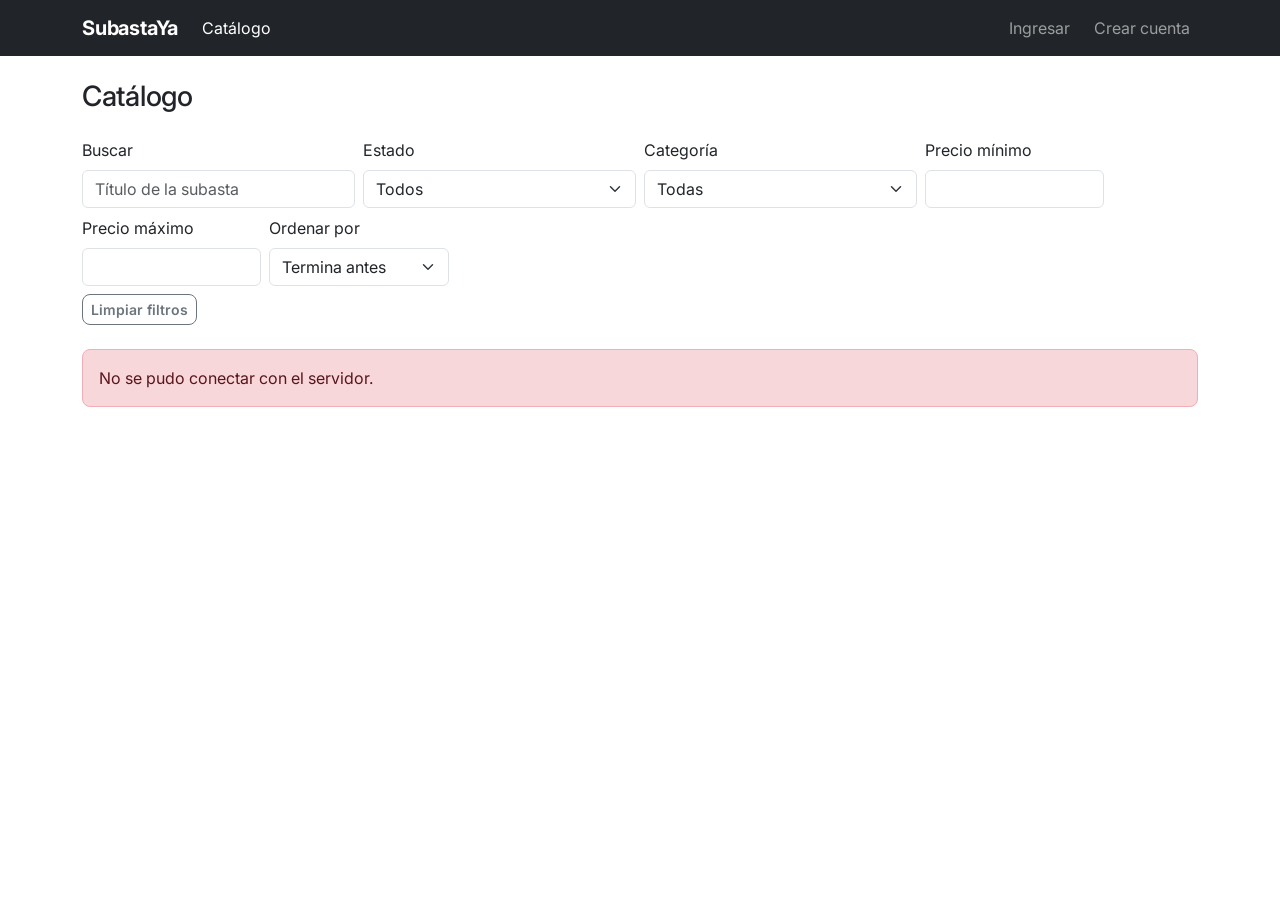
<file: frontend/index.html>
<!DOCTYPE html>
<html lang="es">
<head>
    <meta charset="UTF-8">
    <meta name="viewport" content="width=device-width, initial-scale=1.0">
    <title>Catálogo — SubastaYa</title>
    <link href="https://cdn.jsdelivr.net/npm/bootstrap@5.3.3/dist/css/bootstrap.min.css" rel="stylesheet">
    <link href="css/estilos.css" rel="stylesheet">

    <script src="js/config.js"></script>
    <script src="js/api.js"></script>
    <script src="js/ui.js"></script>
    <script src="js/sesion.js"></script>
</head>
<body>

    <nav class="navbar navbar-expand-lg navbar-dark bg-dark">
        <div class="container">
            <a class="navbar-brand fw-bold" href="index.html">SubastaYa</a>
            <button class="navbar-toggler" type="button" data-bs-toggle="collapse"
                    data-bs-target="#navbarPrincipal" aria-controls="navbarPrincipal"
                    aria-expanded="false" aria-label="Abrir menu">
                <span class="navbar-toggler-icon"></span>
            </button>
            <div class="collapse navbar-collapse" id="navbarPrincipal">
                <ul class="navbar-nav me-auto">
                    <li class="nav-item"><a class="nav-link active" aria-current="page" href="index.html">Catálogo</a></li>
                    <li class="nav-item" data-sesion="privado" hidden><a class="nav-link" href="publicar.html">Publicar</a></li>
                    <li class="nav-item" data-sesion="privado" hidden><a class="nav-link" href="billetera.html">Billetera</a></li>
                    <li class="nav-item" data-sesion="privado" hidden><a class="nav-link" href="mis-actividades.html">Mis actividades</a></li>
                </ul>
                <ul class="navbar-nav align-items-lg-center gap-lg-2">
                    <li class="nav-item" data-sesion="anonimo"><a class="nav-link" href="login.html">Ingresar</a></li>
                    <li class="nav-item" data-sesion="anonimo"><a class="nav-link" href="registro.html">Crear cuenta</a></li>
                    <li class="nav-item" data-sesion="privado" hidden><span class="navbar-text" id="usuario-actual"></span></li>
                    <li class="nav-item" data-sesion="privado" hidden><button class="btn btn-sm btn-outline-light" type="button" id="boton-cerrar-sesion">Cerrar sesión</button></li>
                </ul>
            </div>
        </div>
    </nav>

    <main class="container py-4">
        <h1 class="h3 mb-4">Catálogo</h1>
        <form id="filtros-catalogo" class="row g-2 align-items-end mb-4">
            <div class="col-12 col-md-3">
                <label for="filtro-busqueda" class="form-label">Buscar</label>
                <input type="text" class="form-control" id="filtro-busqueda" placeholder="Título de la subasta" maxlength="100">
            </div>
            <div class="col-12 col-md-3">
                <label for="filtro-estado" class="form-label">Estado</label>
                <select class="form-select" id="filtro-estado">
                    <option value="">Todos</option>
                    <option value="Activa">Activa</option>
                    <option value="Programada">Próximas</option>
                    <option value="Finalizada">Finalizada</option>
                    <option value="Desierta">Desierta</option>
                </select>
            </div>

            <div class="col-12 col-md-3">
                <label for="filtro-categoria" class="form-label">Categoría</label>
                <select class="form-select" id="filtro-categoria">
                    <option value="">Todas</option>
                </select>
            </div>

            <div class="col-6 col-md-2">
                <label for="filtro-precio-min" class="form-label">Precio mínimo</label>
                <input type="number" class="form-control" id="filtro-precio-min" min="0">
            </div>

            <div class="col-6 col-md-2">
                <label for="filtro-precio-max" class="form-label">Precio máximo</label>
                <input type="number" class="form-control" id="filtro-precio-max" min="0">
            </div>

            <div class="col-12 col-md-2">
                <label for="filtro-orden" class="form-label">Ordenar por</label>
                <select class="form-select" id="filtro-orden">
                    <option value="">Termina antes</option>
                    <option value="puja">Mayor puja</option>
                    <option value="reciente">Más recientes</option>
                </select>
            </div>

            <div class="col-12">
                <button type="button" class="btn btn-outline-secondary btn-sm" id="limpiar-filtros">
                    Limpiar filtros
                </button>
            </div>
        </form>
        
        <div id="alerta-catalogo" class="alert" role="alert" hidden></div>

        <!-- Cargando -->
        <div id="cargando-catalogo" class="text-center py-5">
            <div class="spinner-border" role="status">
                <span class="visually-hidden">Cargando…</span>
            </div>
        </div>

        <!-- Vacío -->
        <div id="vacio-catalogo" class="text-center py-5 text-muted" hidden>
            <p class="mb-2">No hay subastas publicadas todavía.</p>
        </div>

        <!-- Éxito -->
        <div id="grilla-catalogo" class="row row-cols-1 row-cols-md-2 row-cols-lg-3 g-4" hidden></div>

        <nav id="paginacion-catalogo" class="mt-4" hidden>
            <ul class="pagination justify-content-center mb-0">
                <li class="page-item"><button class="page-link" id="pagina-anterior" type="button">Anterior</button></li>
                <li class="page-item disabled"><span class="page-link" id="pagina-actual"></span></li>
                <li class="page-item"><button class="page-link" id="pagina-siguiente" type="button">Siguiente</button></li>
            </ul>
        </nav>

    </main>

    <script src="https://cdn.jsdelivr.net/npm/bootstrap@5.3.3/dist/js/bootstrap.bundle.min.js"></script>
    <script src="js/contador.js"></script>
    <script src="js/catalogo.js"></script>
</body>
</html>
</file>
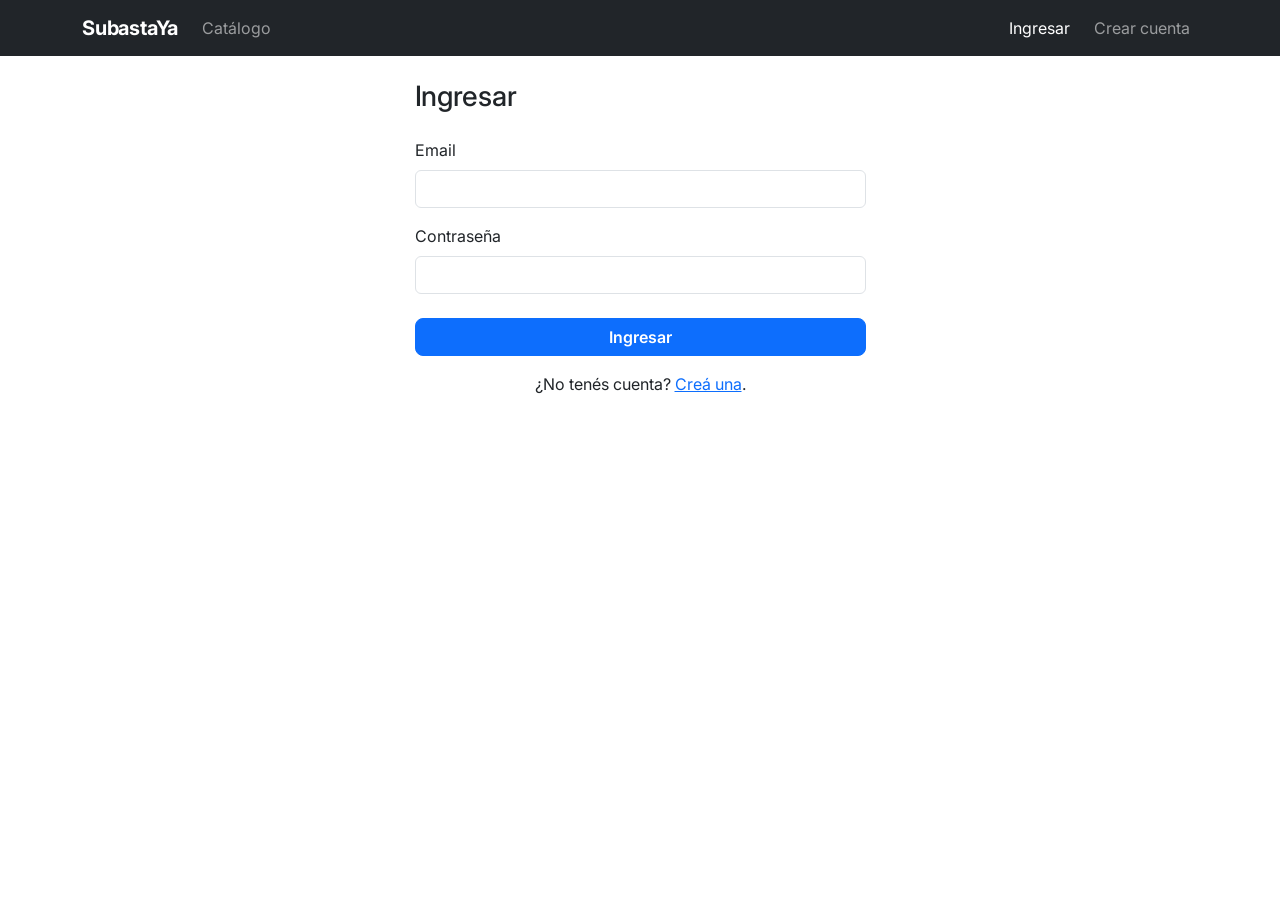
<file: frontend/billetera.html>
<!DOCTYPE html>
<html lang="es">
<head>
    <meta charset="UTF-8">
    <meta name="viewport" content="width=device-width, initial-scale=1.0">
    <title>Mi billetera — SubastaYa</title>
    <link href="https://cdn.jsdelivr.net/npm/bootstrap@5.3.3/dist/css/bootstrap.min.css" rel="stylesheet">
    <link href="css/estilos.css" rel="stylesheet">

    <script src="js/config.js"></script>
    <script src="js/api.js"></script>
    <script src="js/ui.js"></script>
    <script src="js/sesion.js"></script>
    <script>requiereSesion();</script>
</head>
<body>

    <nav class="navbar navbar-expand-lg navbar-dark bg-dark">
        <div class="container">
            <a class="navbar-brand fw-bold" href="index.html">SubastaYa</a>
            <button class="navbar-toggler" type="button" data-bs-toggle="collapse"
                    data-bs-target="#navbarPrincipal" aria-controls="navbarPrincipal"
                    aria-expanded="false" aria-label="Abrir menu">
                <span class="navbar-toggler-icon"></span>
            </button>
            <div class="collapse navbar-collapse" id="navbarPrincipal">
                <ul class="navbar-nav me-auto">
                    <li class="nav-item"><a class="nav-link" href="index.html">Catálogo</a></li>
                    <li class="nav-item" data-sesion="privado" hidden><a class="nav-link" href="publicar.html">Publicar</a></li>
                    <li class="nav-item" data-sesion="privado" hidden><a class="nav-link active" aria-current="page" href="billetera.html">Billetera</a></li>
                    <li class="nav-item" data-sesion="privado" hidden><a class="nav-link" href="mis-actividades.html">Mis actividades</a></li>
                </ul>
                <ul class="navbar-nav align-items-lg-center gap-lg-2">
                    <li class="nav-item" data-sesion="anonimo"><a class="nav-link" href="login.html">Ingresar</a></li>
                    <li class="nav-item" data-sesion="anonimo"><a class="nav-link" href="registro.html">Crear cuenta</a></li>
                    <li class="nav-item" data-sesion="privado" hidden><span class="navbar-text" id="usuario-actual"></span></li>
                    <li class="nav-item" data-sesion="privado" hidden><button class="btn btn-sm btn-outline-light" type="button" id="boton-cerrar-sesion">Cerrar sesión</button></li>
                </ul>
            </div>
        </div>
    </nav>

    <main class="container py-4">
        <h1 class="h3 mb-4">Mi billetera</h1>

        <div id="alerta-billetera" class="alert" role="alert" hidden></div>

        <!-- Cargando -->
        <div id="cargando-billetera" class="text-center py-5">
            <div class="spinner-border" role="status">
                <span class="visually-hidden">Cargando…</span>
            </div>
        </div>

        <!-- Éxito -->
        <div id="contenido-billetera" hidden>
            <div class="row g-3 mb-4">
                <div class="col-12 col-md-4">
                    <div class="card h-100">
                        <div class="card-body">
                            <p class="text-muted mb-1">Saldo total</p>
                            <p class="fs-3 fw-semibold mb-1" id="saldo-total"></p>
                            <p class="small text-muted mb-0">Todo el dinero cargado en tu cuenta.</p>
                        </div>
                    </div>
                </div>
                <div class="col-12 col-md-4">
                    <div class="card h-100">
                        <div class="card-body">
                            <p class="text-muted mb-1">Saldo retenido (en garantía)</p>
                            <p class="fs-3 fw-semibold mb-1" id="saldo-retenido"></p>
                            <p class="small text-muted mb-0">Comprometido en subastas que vas liderando.</p>
                        </div>
                    </div>
                </div>
                <div class="col-12 col-md-4">
                    <div class="card h-100 border-success">
                        <div class="card-body">
                            <p class="text-muted mb-1">Saldo disponible</p>
                            <p class="fs-3 fw-semibold text-success mb-1" id="saldo-disponible"></p>
                            <p class="small text-muted mb-0">Lo que podés usar para ofertar.</p>
                        </div>
                    </div>
                </div>
            </div>

            <div class="row g-4">
                <div class="col-12 col-lg-4">
                    <div class="card">
                        <div class="card-body">
                            <h2 class="h5 mb-1">Cargar saldo</h2>
                            <p class="small text-muted mb-3">Carga simulada: se acredita saldo de prueba, sin ningún cobro real.</p>
                            <div id="alerta-deposito" class="alert" role="alert" hidden></div>
                            <form id="formulario-deposito" novalidate>
                                <label for="monto-deposito" class="form-label">Monto</label>
                                <div class="input-group has-validation mb-3">
                                    <span class="input-group-text">$</span>
                                    <input type="number" class="form-control" id="monto-deposito"
                                           min="0.01" max="1000000000" step="0.01" required>
                                    <div class="invalid-feedback" id="error-monto-deposito">
                                        Ingresá un monto mayor a cero, con hasta dos decimales.
                                    </div>
                                </div>
                                <button type="submit" class="btn btn-primary w-100" id="boton-depositar">
                                    <span class="spinner-border spinner-border-sm me-1" id="spinner-depositar" hidden></span>
                                    Cargar saldo
                                </button>
                            </form>
                        </div>
                    </div>
                </div>

                <div class="col-12 col-lg-8">
                    <div class="card">
                        <div class="card-body">
                            <h2 class="h5 mb-3">Movimientos</h2>

                            <!-- Vacío -->
                            <p id="vacio-movimientos" class="text-muted mb-0" hidden>Todavía no tenés movimientos.</p>

                            <div class="table-responsive" id="tabla-movimientos" hidden>
                                <table class="table align-middle mb-0">
                                    <thead>
                                        <tr>
                                            <th scope="col">Fecha</th>
                                            <th scope="col">Tipo</th>
                                            <th scope="col">Detalle</th>
                                            <th scope="col" class="text-end">Monto</th>
                                        </tr>
                                    </thead>
                                    <tbody id="cuerpo-movimientos"></tbody>
                                </table>
                                <p class="small text-muted mt-2 mb-0">
                                    Las retenciones y liberaciones no cambian tu saldo total: solo pasan dinero entre disponible y retenido.
                                </p>
                            </div>

                            <div class="text-center mt-3">
                                <button type="button" class="btn btn-outline-secondary btn-sm" id="boton-ver-mas" hidden>
                                    <span class="spinner-border spinner-border-sm me-1" id="spinner-ver-mas" hidden></span>
                                    Ver más movimientos
                                </button>
                            </div>
                        </div>
                    </div>
                </div>
            </div>
        </div>
    </main>

    <script src="https://cdn.jsdelivr.net/npm/bootstrap@5.3.3/dist/js/bootstrap.bundle.min.js"></script>
    <script src="js/billetera.js"></script>
</body>
</html>
</file>
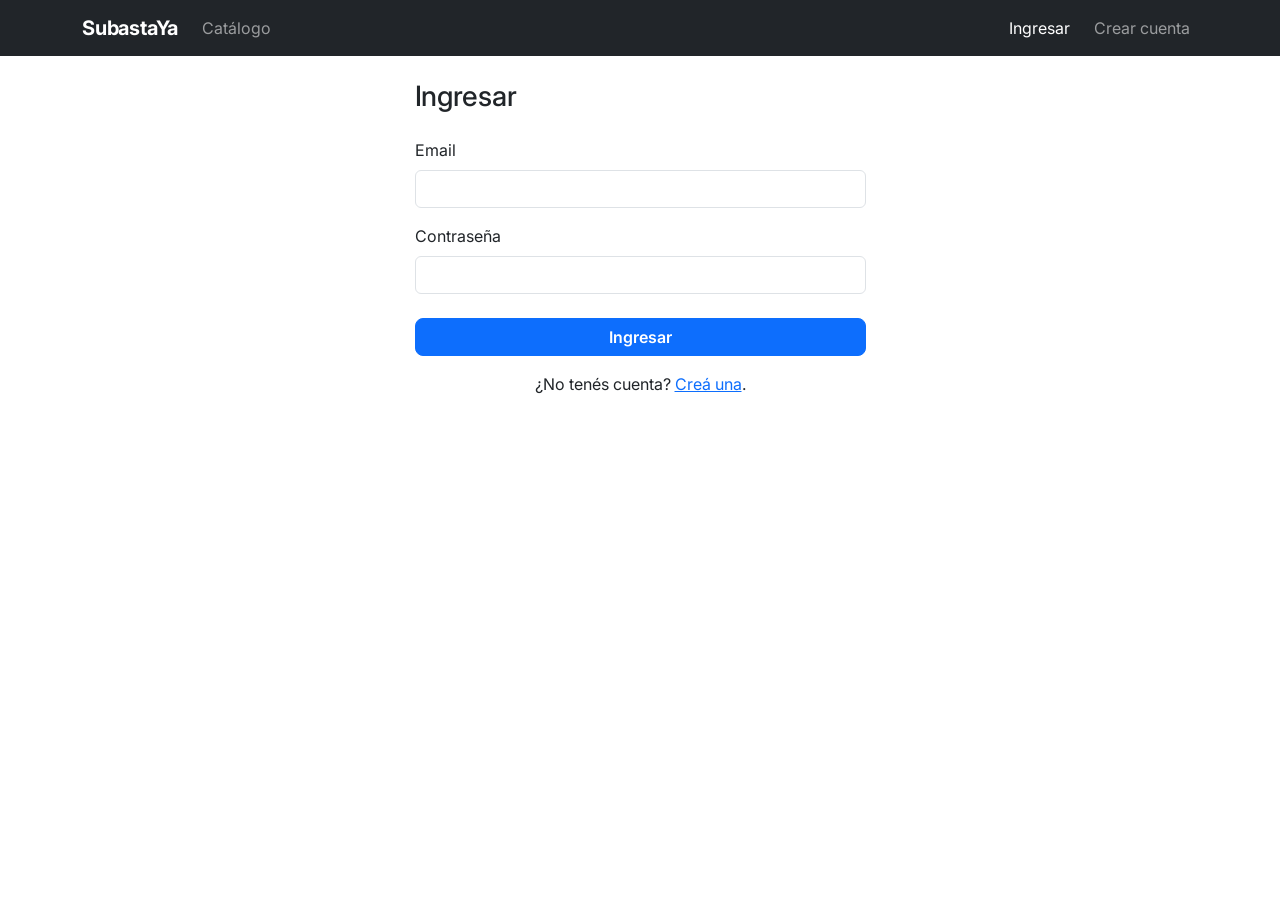
<file: frontend/login.html>
<!DOCTYPE html>
<html lang="es">
<head>
    <meta charset="UTF-8">
    <meta name="viewport" content="width=device-width, initial-scale=1.0">
    <title>Ingresar — SubastaYa</title>
    <link href="https://cdn.jsdelivr.net/npm/bootstrap@5.3.3/dist/css/bootstrap.min.css" rel="stylesheet">
    <link href="css/estilos.css" rel="stylesheet">

    <script src="js/config.js"></script>
    <script src="js/api.js"></script>
    <script src="js/ui.js"></script>
    <script src="js/sesion.js"></script>
</head>
<body>

    <nav class="navbar navbar-expand-lg navbar-dark bg-dark">
        <div class="container">
            <a class="navbar-brand fw-bold" href="index.html">SubastaYa</a>
            <button class="navbar-toggler" type="button" data-bs-toggle="collapse"
                    data-bs-target="#navbarPrincipal" aria-controls="navbarPrincipal"
                    aria-expanded="false" aria-label="Abrir menu">
                <span class="navbar-toggler-icon"></span>
            </button>
            <div class="collapse navbar-collapse" id="navbarPrincipal">
                <ul class="navbar-nav me-auto">
                    <li class="nav-item"><a class="nav-link" href="index.html">Catálogo</a></li>
                    <li class="nav-item" data-sesion="privado" hidden><a class="nav-link" href="publicar.html">Publicar</a></li>
                    <li class="nav-item" data-sesion="privado" hidden><a class="nav-link" href="billetera.html">Billetera</a></li>
                    <li class="nav-item" data-sesion="privado" hidden><a class="nav-link" href="mis-actividades.html">Mis actividades</a></li>
                </ul>
                <ul class="navbar-nav align-items-lg-center gap-lg-2">
                    <li class="nav-item" data-sesion="anonimo"><a class="nav-link active" aria-current="page" href="login.html">Ingresar</a></li>
                    <li class="nav-item" data-sesion="anonimo"><a class="nav-link" href="registro.html">Crear cuenta</a></li>
                    <li class="nav-item" data-sesion="privado" hidden><span class="navbar-text" id="usuario-actual"></span></li>
                    <li class="nav-item" data-sesion="privado" hidden><button class="btn btn-sm btn-outline-light" type="button" id="boton-cerrar-sesion">Cerrar sesión</button></li>
                </ul>
            </div>
        </div>
    </nav>

    <main class="container py-4">
        <div class="row justify-content-center">
            <div class="col-12 col-md-6 col-lg-5">
                <h1 class="h3 mb-4">Ingresar</h1>

                <div id="alerta-login" class="alert" role="alert" hidden></div>

                <form id="formulario-login" novalidate>
                    <div class="mb-3">
                        <label for="email" class="form-label">Email</label>
                        <input type="email" class="form-control" id="email" name="email"
                               autocomplete="email" required>
                        <div class="invalid-feedback">Ingresá un email válido.</div>
                    </div>

                    <div class="mb-4">
                        <label for="password" class="form-label">Contraseña</label>
                        <input type="password" class="form-control" id="password" name="password"
                               autocomplete="current-password" required>
                        <div class="invalid-feedback">Ingresá tu contraseña.</div>
                    </div>

                    <button type="submit" class="btn btn-primary w-100" id="boton-ingresar">
                        <span class="spinner-border spinner-border-sm me-2" id="spinner-ingresar"
                              role="status" aria-hidden="true" hidden></span>
                        Ingresar
                    </button>
                </form>

                <p class="mt-3 mb-0 text-center">
                    ¿No tenés cuenta? <a href="registro.html">Creá una</a>.
                </p>
            </div>
        </div>
    </main>

    <script src="https://cdn.jsdelivr.net/npm/bootstrap@5.3.3/dist/js/bootstrap.bundle.min.js"></script>
    <script src="js/login.js"></script>
</body>
</html>
</file>
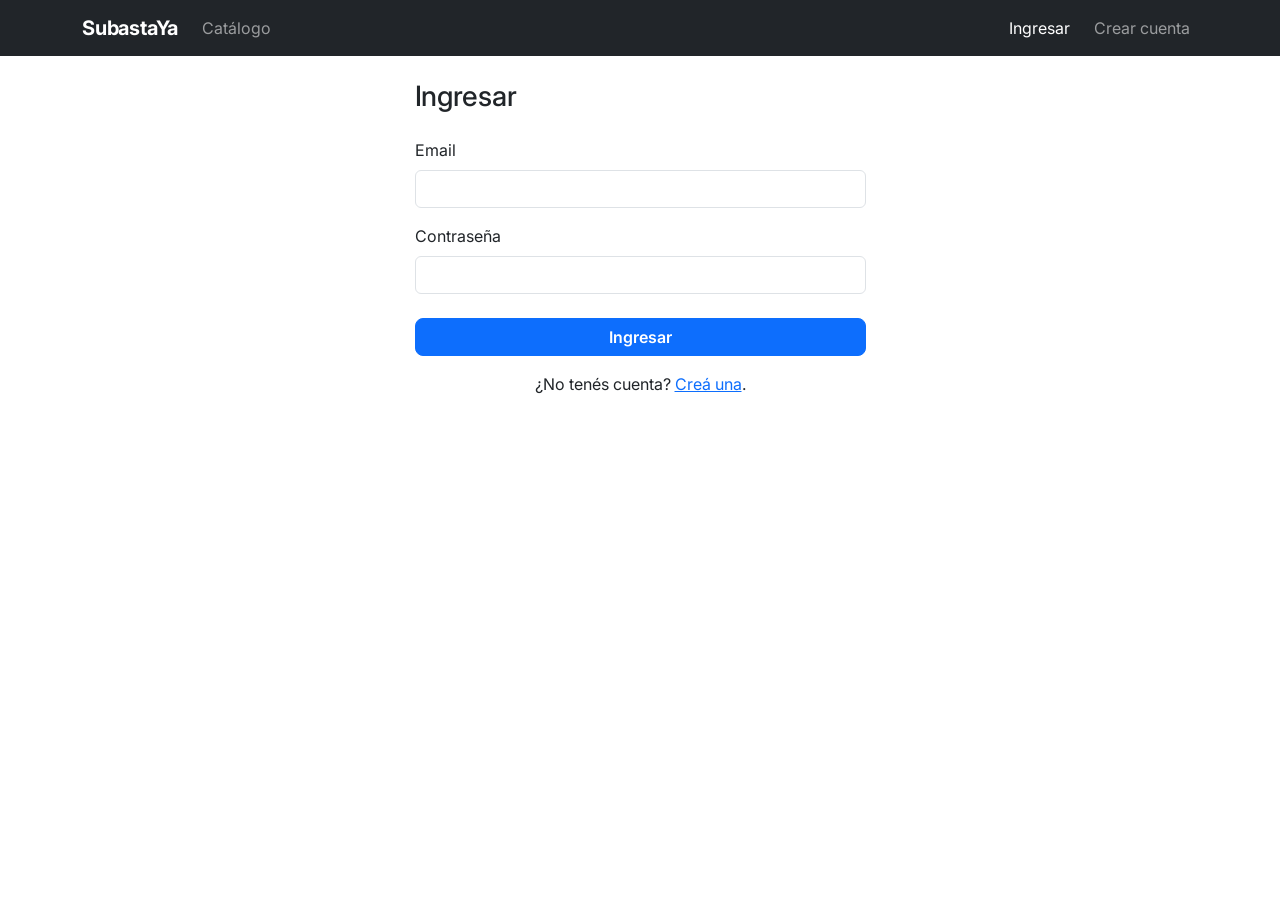
<file: frontend/mis-actividades.html>
<!DOCTYPE html>
<html lang="es">
<head>
    <meta charset="UTF-8">
    <meta name="viewport" content="width=device-width, initial-scale=1.0">
    <title>Mis actividades — SubastaYa</title>
    <link href="https://cdn.jsdelivr.net/npm/bootstrap@5.3.3/dist/css/bootstrap.min.css" rel="stylesheet">
    <link href="css/estilos.css" rel="stylesheet">

    <script src="js/config.js"></script>
    <script src="js/api.js"></script>
    <script src="js/ui.js"></script>
    <script src="js/sesion.js"></script>
    <script>requiereSesion();</script>
</head>
<body>

    <nav class="navbar navbar-expand-lg navbar-dark bg-dark">
        <div class="container">
            <a class="navbar-brand fw-bold" href="index.html">SubastaYa</a>
            <button class="navbar-toggler" type="button" data-bs-toggle="collapse"
                    data-bs-target="#navbarPrincipal" aria-controls="navbarPrincipal"
                    aria-expanded="false" aria-label="Abrir menu">
                <span class="navbar-toggler-icon"></span>
            </button>
            <div class="collapse navbar-collapse" id="navbarPrincipal">
                <ul class="navbar-nav me-auto">
                    <li class="nav-item"><a class="nav-link" href="index.html">Catálogo</a></li>
                    <li class="nav-item" data-sesion="privado" hidden><a class="nav-link" href="publicar.html">Publicar</a></li>
                    <li class="nav-item" data-sesion="privado" hidden><a class="nav-link" href="billetera.html">Billetera</a></li>
                    <li class="nav-item" data-sesion="privado" hidden><a class="nav-link active" aria-current="page" href="mis-actividades.html">Mis actividades</a></li>
                </ul>
                <ul class="navbar-nav align-items-lg-center gap-lg-2">
                    <li class="nav-item" data-sesion="anonimo"><a class="nav-link" href="login.html">Ingresar</a></li>
                    <li class="nav-item" data-sesion="anonimo"><a class="nav-link" href="registro.html">Crear cuenta</a></li>
                    <li class="nav-item" data-sesion="privado" hidden><span class="navbar-text" id="usuario-actual"></span></li>
                    <li class="nav-item" data-sesion="privado" hidden><button class="btn btn-sm btn-outline-light" type="button" id="boton-cerrar-sesion">Cerrar sesión</button></li>
                </ul>
            </div>
        </div>
    </nav>

    <main class="container py-4">
        <h1 class="h3 mb-4">Mis actividades</h1>

        <ul class="nav nav-tabs mb-3" role="tablist">
            <li class="nav-item" role="presentation">
                <button class="nav-link active" id="pestana-compras" type="button" role="tab"
                        data-bs-toggle="tab" data-bs-target="#panel-compras"
                        aria-controls="panel-compras" aria-selected="true">Mis Compras / Pujas</button>
            </li>
            <li class="nav-item" role="presentation">
                <button class="nav-link" id="pestana-publicaciones" type="button" role="tab"
                        data-bs-toggle="tab" data-bs-target="#panel-publicaciones"
                        aria-controls="panel-publicaciones" aria-selected="false">Mis Publicaciones</button>
            </li>
        </ul>

        <div class="tab-content">
            <div class="tab-pane fade show active" id="panel-compras" role="tabpanel" aria-labelledby="pestana-compras">
            <div id="alerta-compras" class="alert" role="alert" hidden></div>

            <!-- Cargando -->
            <div id="cargando-compras" class="text-center py-5">
                <div class="spinner-border" role="status">
                    <span class="visually-hidden">Cargando…</span>
                </div>
            </div>

            <!-- Vacío -->
            <p id="vacio-compras" class="text-muted text-center py-5 mb-0" hidden>Todavía no participaste en ninguna subasta.</p>

            <!-- Éxito -->
            <div class="table-responsive" id="tabla-compras" hidden>
                <table class="table align-middle mb-0">
                    <thead>
                        <tr>
                            <th scope="col">Subasta</th>
                            <th scope="col" class="text-end">Mi oferta más alta</th>
                            <th scope="col" class="text-end">Oferta más alta actual</th>
                            <th scope="col">Cierre</th>
                            <th scope="col">Estado</th>
                        </tr>
                    </thead>
                    <tbody id="cuerpo-compras"></tbody>
                </table>
            </div>
            </div>

            <div class="tab-pane fade" id="panel-publicaciones" role="tabpanel" aria-labelledby="pestana-publicaciones">
            <div id="alerta-publicaciones" class="alert" role="alert" hidden></div>

            <!-- Cargando -->
            <div id="cargando-publicaciones" class="text-center py-5">
                <div class="spinner-border" role="status">
                    <span class="visually-hidden">Cargando…</span>
                </div>
            </div>

            <!-- Vacío -->
            <p id="vacio-publicaciones" class="text-muted text-center py-5 mb-0" hidden>Todavía no publicaste ninguna subasta.</p>

            <!-- Éxito -->
            <div class="table-responsive" id="tabla-publicaciones" hidden>
                <table class="table align-middle mb-0">
                    <thead>
                        <tr>
                            <th scope="col">Subasta</th>
                            <th scope="col">Estado</th>
                            <th scope="col" class="text-end">Ofertas</th>
                            <th scope="col" class="text-end">Oferta más alta</th>
                            <th scope="col" class="text-end">Recaudado</th>
                            <th scope="col">Adjudicación</th>
                        </tr>
                    </thead>
                    <tbody id="cuerpo-publicaciones"></tbody>
                </table>
            </div>
            </div>
        </div>
    </main>

    <script src="https://cdn.jsdelivr.net/npm/bootstrap@5.3.3/dist/js/bootstrap.bundle.min.js"></script>
    <script src="js/mis-actividades.js"></script>
</body>
</html>
</file>
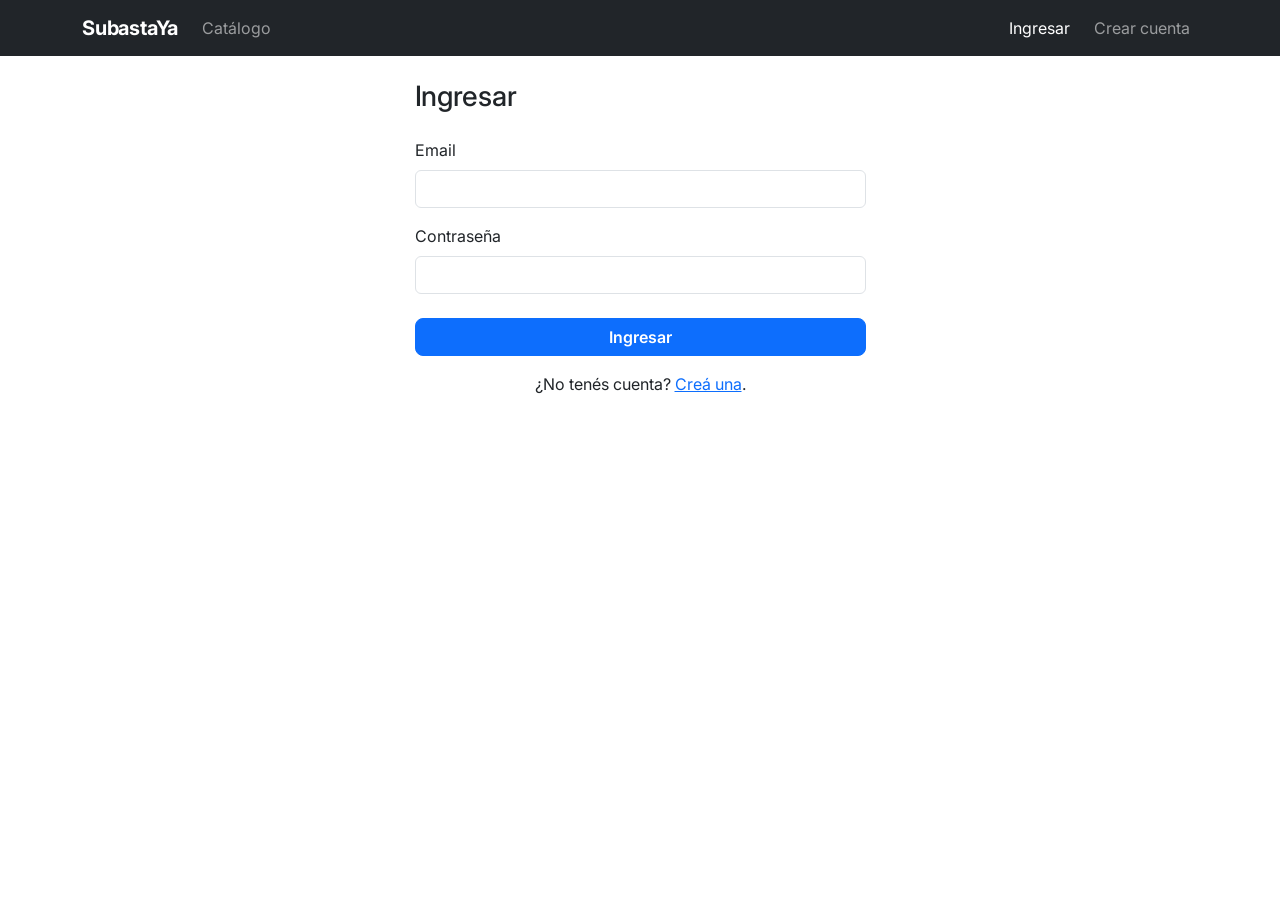
<file: frontend/publicar.html>
<!DOCTYPE html>
<html lang="es">
<head>
    <meta charset="UTF-8">
    <meta name="viewport" content="width=device-width, initial-scale=1.0">
    <title>Publicar subasta — SubastaYa</title>
    <link href="https://cdn.jsdelivr.net/npm/bootstrap@5.3.3/dist/css/bootstrap.min.css" rel="stylesheet">
    <link href="css/estilos.css" rel="stylesheet">

    <script src="js/config.js"></script>
    <script src="js/api.js"></script>
    <script src="js/ui.js"></script>
    <script src="js/sesion.js"></script>
    <script>requiereSesion();</script>
</head>
<body>

    <nav class="navbar navbar-expand-lg navbar-dark bg-dark">
        <div class="container">
            <a class="navbar-brand fw-bold" href="index.html">SubastaYa</a>
            <button class="navbar-toggler" type="button" data-bs-toggle="collapse"
                    data-bs-target="#navbarPrincipal" aria-controls="navbarPrincipal"
                    aria-expanded="false" aria-label="Abrir menu">
                <span class="navbar-toggler-icon"></span>
            </button>
            <div class="collapse navbar-collapse" id="navbarPrincipal">
                <ul class="navbar-nav me-auto">
                    <li class="nav-item"><a class="nav-link" href="index.html">Catálogo</a></li>
                    <li class="nav-item" data-sesion="privado" hidden><a class="nav-link active" aria-current="page" href="publicar.html">Publicar</a></li>
                    <li class="nav-item" data-sesion="privado" hidden><a class="nav-link" href="billetera.html">Billetera</a></li>
                    <li class="nav-item" data-sesion="privado" hidden><a class="nav-link" href="mis-actividades.html">Mis actividades</a></li>
                </ul>
                <ul class="navbar-nav align-items-lg-center gap-lg-2">
                    <li class="nav-item" data-sesion="anonimo"><a class="nav-link" href="login.html">Ingresar</a></li>
                    <li class="nav-item" data-sesion="anonimo"><a class="nav-link" href="registro.html">Crear cuenta</a></li>
                    <li class="nav-item" data-sesion="privado" hidden><span class="navbar-text" id="usuario-actual"></span></li>
                    <li class="nav-item" data-sesion="privado" hidden><button class="btn btn-sm btn-outline-light" type="button" id="boton-cerrar-sesion">Cerrar sesión</button></li>
                </ul>
            </div>
        </div>
    </nav>

    <main class="container py-4">
        <div class="row justify-content-center">
            <div class="col-12 col-lg-8">
                <h1 class="h3 mb-4">Publicar subasta</h1>

                <div id="alerta-publicar" class="alert" role="alert" hidden></div>

                <form id="formulario-publicar" novalidate>
                    <h2 class="h6 text-uppercase text-muted mb-3">Producto</h2>

                    <div class="mb-3">
                        <label for="titulo" class="form-label">Título</label>
                        <input type="text" class="form-control" id="titulo" maxlength="120" required>
                        <div class="invalid-feedback" id="error-titulo">Ingresá un título.</div>
                    </div>

                    <div class="mb-3">
                        <label for="descripcion" class="form-label">Descripción</label>
                        <textarea class="form-control" id="descripcion" rows="4" maxlength="2000" required></textarea>
                        <div class="invalid-feedback" id="error-descripcion">Ingresá una descripción.</div>
                    </div>

                    <div class="row g-3 mb-3">
                        <div class="col-md-8">
                            <label for="url-imagen" class="form-label">URL de la imagen</label>
                            <input type="url" class="form-control" id="url-imagen" required
                                   placeholder="https://...">
                            <div class="invalid-feedback" id="error-url-imagen">Ingresá una URL válida.</div>
                        </div>
                        <div class="col-md-4">
                            <label for="categoria" class="form-label">Categoría</label>
                            <select class="form-select" id="categoria" required>
                                <option value="">Elegí una…</option>
                            </select>
                            <div class="invalid-feedback" id="error-categoria">Elegí una categoría.</div>
                        </div>
                    </div>

                    <img id="vista-previa" class="img-fluid rounded mb-4" alt="Vista previa" hidden>

                    <h2 class="h6 text-uppercase text-muted mb-3">Precio</h2>

                    <div class="row g-3 mb-4">
                        <div class="col-md-6">
                            <label for="precio-base" class="form-label">Precio base</label>
                            <input type="number" class="form-control" id="precio-base"
                                   min="0.01" step="0.01" required>
                            <div class="invalid-feedback" id="error-precio-base">Tiene que ser mayor a cero.</div>
                        </div>
                        <div class="col-md-6">
                            <label for="incremento" class="form-label">Incremento mínimo por puja</label>
                            <input type="number" class="form-control" id="incremento"
                                   min="0.01" step="0.01" required>
                            <div class="invalid-feedback" id="error-incremento">Tiene que ser mayor a cero y no superar al precio base.</div>
                        </div>
                    </div>

                    <h2 class="h6 text-uppercase text-muted mb-3">Duración</h2>

                    <div class="row g-3 mb-4">
                        <div class="col-md-6">
                            <label for="fecha-inicio" class="form-label">Inicio</label>
                            <input type="datetime-local" class="form-control" id="fecha-inicio" required>
                            <div class="invalid-feedback" id="error-fecha-inicio">Elegí la fecha de inicio.</div>
                        </div>
                        <div class="col-md-6">
                            <label for="fecha-fin" class="form-label">Fin</label>
                            <input type="datetime-local" class="form-control" id="fecha-fin" required>
                            <div class="invalid-feedback" id="error-fecha-fin">Tiene que ser posterior al inicio.</div>
                        </div>
                    </div>

                    <button type="submit" class="btn btn-primary" id="boton-publicar">
                        <span class="spinner-border spinner-border-sm me-2" id="spinner-publicar"
                              role="status" aria-hidden="true" hidden></span>
                        Publicar
                    </button>
                </form>
            </div>
        </div>
    </main>

    <script src="js/publicar.js"></script>
    <script src="https://cdn.jsdelivr.net/npm/bootstrap@5.3.3/dist/js/bootstrap.bundle.min.js"></script>
</body>
</html>
</file>
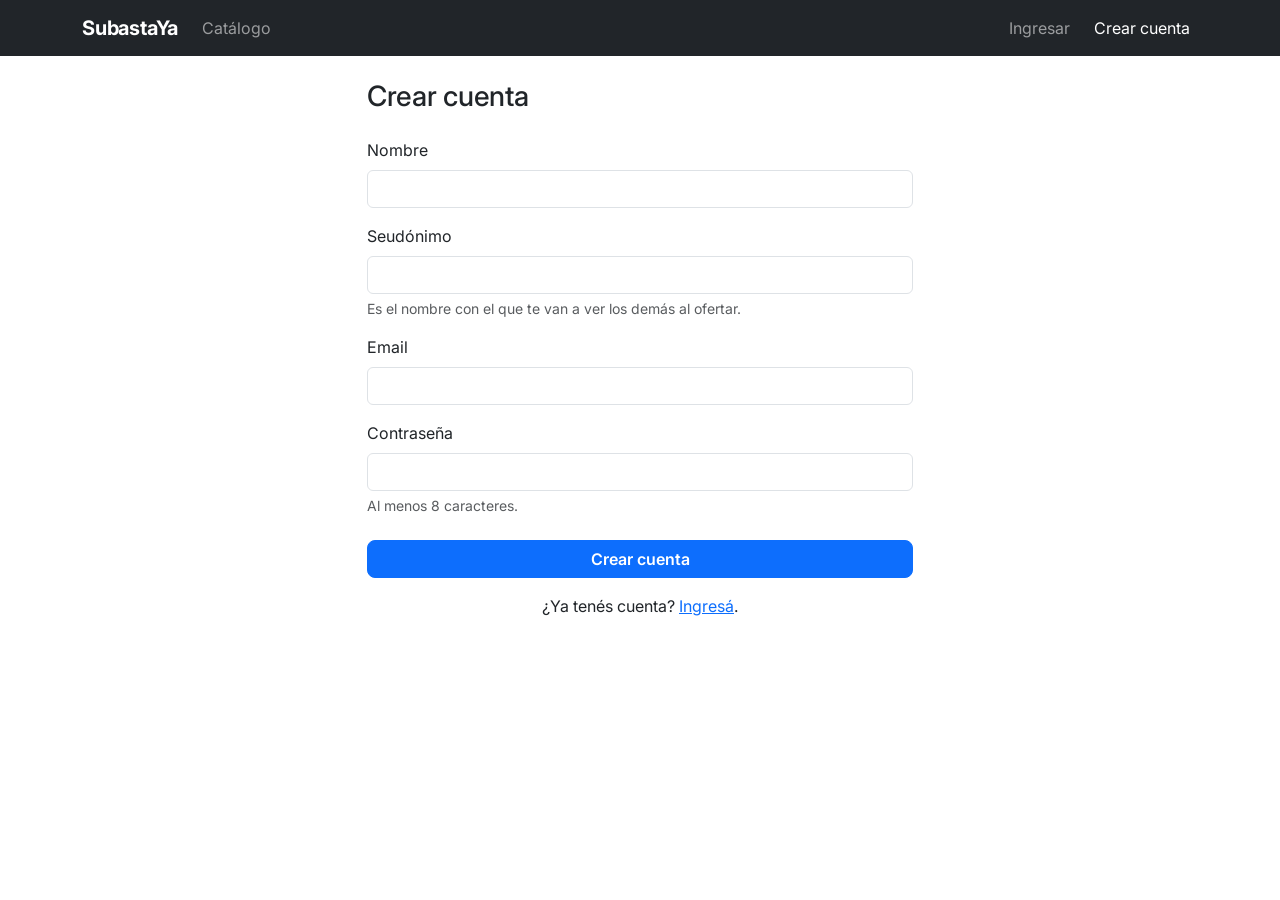
<file: frontend/registro.html>
<!DOCTYPE html>
<html lang="es">
<head>
    <meta charset="UTF-8">
    <meta name="viewport" content="width=device-width, initial-scale=1.0">
    <title>Crear cuenta — SubastaYa</title>
    <link href="https://cdn.jsdelivr.net/npm/bootstrap@5.3.3/dist/css/bootstrap.min.css" rel="stylesheet">
    <link href="css/estilos.css" rel="stylesheet">

    <script src="js/config.js"></script>
    <script src="js/api.js"></script>
    <script src="js/ui.js"></script>
    <script src="js/sesion.js"></script>
</head>
<body>

    <nav class="navbar navbar-expand-lg navbar-dark bg-dark">
        <div class="container">
            <a class="navbar-brand fw-bold" href="index.html">SubastaYa</a>
            <button class="navbar-toggler" type="button" data-bs-toggle="collapse"
                    data-bs-target="#navbarPrincipal" aria-controls="navbarPrincipal"
                    aria-expanded="false" aria-label="Abrir menu">
                <span class="navbar-toggler-icon"></span>
            </button>
            <div class="collapse navbar-collapse" id="navbarPrincipal">
                <ul class="navbar-nav me-auto">
                    <li class="nav-item"><a class="nav-link" href="index.html">Catálogo</a></li>
                    <li class="nav-item" data-sesion="privado" hidden><a class="nav-link" href="publicar.html">Publicar</a></li>
                    <li class="nav-item" data-sesion="privado" hidden><a class="nav-link" href="billetera.html">Billetera</a></li>
                    <li class="nav-item" data-sesion="privado" hidden><a class="nav-link" href="mis-actividades.html">Mis actividades</a></li>
                </ul>
                <ul class="navbar-nav align-items-lg-center gap-lg-2">
                    <li class="nav-item" data-sesion="anonimo"><a class="nav-link" href="login.html">Ingresar</a></li>
                    <li class="nav-item" data-sesion="anonimo"><a class="nav-link active" aria-current="page" href="registro.html">Crear cuenta</a></li>
                    <li class="nav-item" data-sesion="privado" hidden><span class="navbar-text" id="usuario-actual"></span></li>
                    <li class="nav-item" data-sesion="privado" hidden><button class="btn btn-sm btn-outline-light" type="button" id="boton-cerrar-sesion">Cerrar sesión</button></li>
                </ul>
            </div>
        </div>
    </nav>

    <main class="container py-4">
        <div class="row justify-content-center">
            <div class="col-12 col-md-7 col-lg-6">
                <h1 class="h3 mb-4">Crear cuenta</h1>

                <div id="alerta-registro" class="alert" role="alert" hidden></div>

                <form id="formulario-registro" novalidate>
                    <div class="mb-3">
                        <label for="nombre" class="form-label">Nombre</label>
                        <input type="text" class="form-control" id="nombre" name="nombre"
                               maxlength="100" autocomplete="name" required>
                        <div class="invalid-feedback" id="error-nombre">Ingresá tu nombre.</div>
                    </div>

                    <div class="mb-3">
                        <label for="seudonimo" class="form-label">Seudónimo</label>
                        <input type="text" class="form-control" id="seudonimo" name="seudonimo"
                               maxlength="50" autocomplete="nickname" required>
                        <div class="form-text">Es el nombre con el que te van a ver los demás al ofertar.</div>
                        <div class="invalid-feedback" id="error-seudonimo">Elegí un seudónimo.</div>
                    </div>

                    <div class="mb-3">
                        <label for="email" class="form-label">Email</label>
                        <input type="email" class="form-control" id="email" name="email"
                               maxlength="150" autocomplete="email" required>
                        <div class="invalid-feedback" id="error-email">Ingresá un email válido.</div>
                    </div>

                    <div class="mb-4">
                        <label for="password" class="form-label">Contraseña</label>
                        <input type="password" class="form-control" id="password" name="password"
                               minlength="8" autocomplete="new-password" required>
                        <div class="form-text">Al menos 8 caracteres.</div>
                        <div class="invalid-feedback" id="error-password">La contraseña debe tener al menos 8 caracteres.</div>
                    </div>

                    <button type="submit" class="btn btn-primary w-100" id="boton-registrar">
                        <span class="spinner-border spinner-border-sm me-2" id="spinner-registrar"
                              role="status" aria-hidden="true" hidden></span>
                        Crear cuenta
                    </button>
                </form>

                <p class="mt-3 mb-0 text-center">
                    ¿Ya tenés cuenta? <a href="login.html">Ingresá</a>.
                </p>
            </div>
        </div>
    </main>

    <script src="https://cdn.jsdelivr.net/npm/bootstrap@5.3.3/dist/js/bootstrap.bundle.min.js"></script>
    <script src="js/registro.js"></script>
</body>
</html>
</file>
<file: frontend/css/estilos.css>
/* Estilos propios de SubastaYa. Bootstrap se carga por CDN en cada pagina.

   Sin recolorear nada de Bootstrap: navbar negra y colores por defecto, tal como
   estaban. El pulido es solo de forma -- tipografia, espaciado, sombras suaves y
   una leve elevacion al interactuar -- para que se vea mas cuidado sin inventar una
   paleta nueva. */

@import url('https://fonts.googleapis.com/css2?family=Inter:wght@400;500;600;700&display=swap');

:root {
    --sy-radio: 0.5rem;
    --sy-sombra: 0 1px 2px rgba(15, 23, 42, 0.06);
    --sy-sombra-hover: 0 10px 20px rgba(15, 23, 42, 0.12);
}

body {
    min-height: 100vh;
    font-family: 'Inter', var(--bs-body-font-family);
}

h1, h2, h3, h4, h5, h6, .navbar-brand {
    letter-spacing: -0.01em;
}

/* Transicion pareja para lo que cambia de color, sombra o posicion al interactuar. */
.btn, .card, .alert, .form-control, .form-select {
    transition: box-shadow .2s ease, transform .2s ease, background-color .15s ease, border-color .15s ease;
}

.btn {
    border-radius: var(--sy-radio);
    font-weight: 600;
}

.btn-primary:hover, .btn-outline-primary:hover {
    transform: translateY(-1px);
    box-shadow: var(--sy-sombra-hover);
}

.card {
    border: 1px solid var(--bs-border-color-translucent);
    border-radius: var(--sy-radio);
    box-shadow: var(--sy-sombra);
}

.alert {
    border-radius: var(--sy-radio);
}

/* Los montos se distinguen por peso, no por color: nada de acento nuevo. */
#puja-actual, .js-puja, #saldo-total, #saldo-disponible, #saldo-retenido {
    font-weight: 700;
}

/* Contador regresivo de las subastas */
.contador {
    font-variant-numeric: tabular-nums;
    font-weight: 600;
}

.contador-normal { color: var(--bs-body-color); }
.contador-alerta { color: var(--bs-warning-text-emphasis); }

/* En el ultimo minuto, ademas de mas vivo, pulsa suave para que se note sin mirar de
   cerca. El pulso es solo opacidad, no movimiento ni tamano, y se apaga del todo para
   quien tiene activada la preferencia de menos animaciones. */
.contador-critico {
    color: var(--bs-danger);
    animation: contador-pulso 1s ease-in-out infinite;
}

@keyframes contador-pulso {
    0%, 100% { opacity: 1; }
    50% { opacity: 0.55; }
}

@media (prefers-reduced-motion: reduce) {
    .contador-critico {
        animation: none;
    }

    .btn, .card, .nav-link, .alert, .form-control, .form-select, .tarjeta-subasta {
        transition: none;
    }

    .tarjeta-subasta:hover, .btn-primary:hover, .btn-outline-primary:hover {
        transform: none;
    }
}

/* Tarjeta del catalogo: se eleva un poco al pasar el mouse, para que se note que es
   clickeable ademas del cursor y el boton "Ver subasta". */
.tarjeta-subasta {
    overflow: hidden;
}

.tarjeta-subasta:hover {
    transform: translateY(-4px);
    box-shadow: var(--sy-sombra-hover);
}

/* Imagen de las tarjetas del catalogo */
.tarjeta-subasta .foto-subasta {
    aspect-ratio: auto;
    height: 180px;
}

/* Foto de la subasta */
/* Dos capas de la misma imagen: atras ampliada y desenfocada para llenar el marco, adelante
   entera. Una foto vertical entra completa sin recortarse ni dejar barras. */
.foto-subasta {
    position: relative;
    aspect-ratio: 3 / 2;
    overflow: hidden;
    background: var(--bs-secondary-bg);
}

.foto-subasta__fondo,
.foto-subasta__frente {
    position: absolute;
    inset: 0;
    width: 100%;
    height: 100%;
}

/* El scale evita que el desenfoque deje los bordes transparentes. */
.foto-subasta__fondo {
    object-fit: cover;
    filter: blur(24px) brightness(.7);
    transform: scale(1.1);
}

.foto-subasta__frente {
    object-fit: contain;
}

.descripcion-subasta {
    white-space: pre-line;
}
</file>
